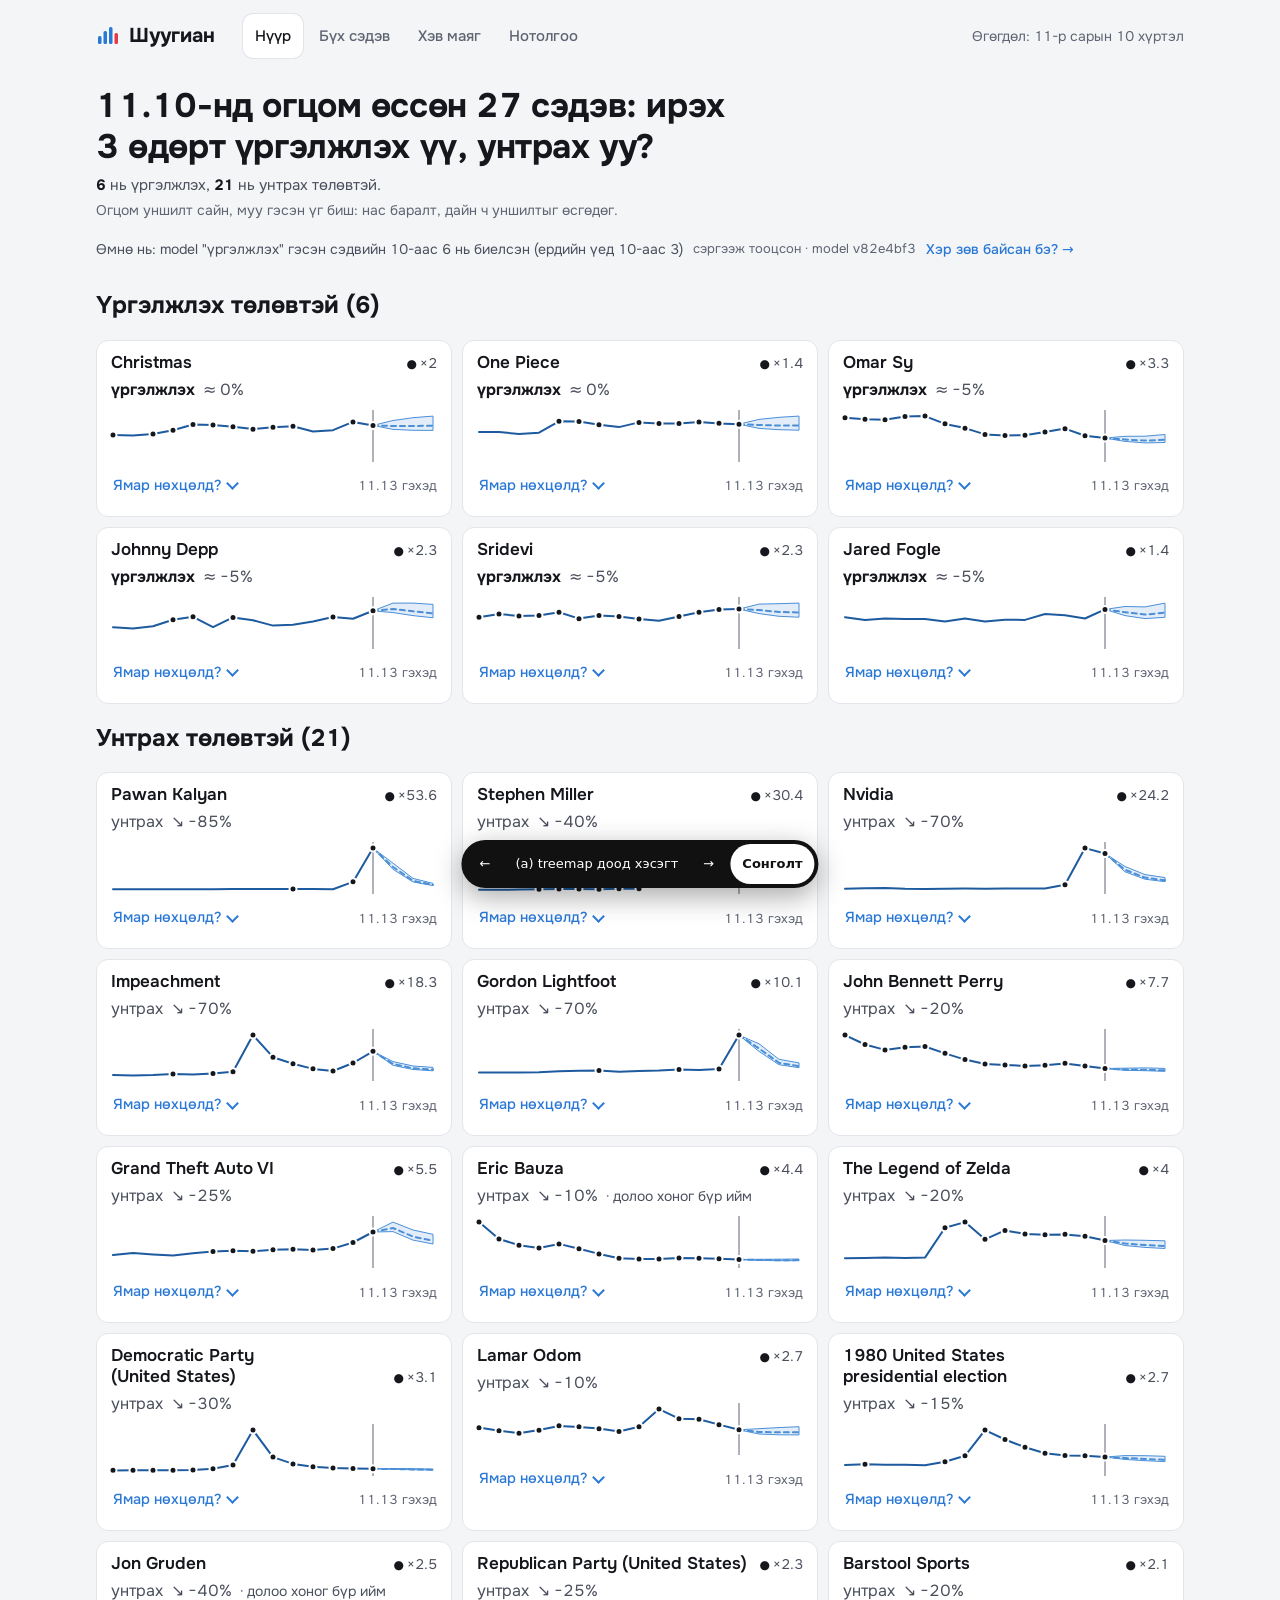
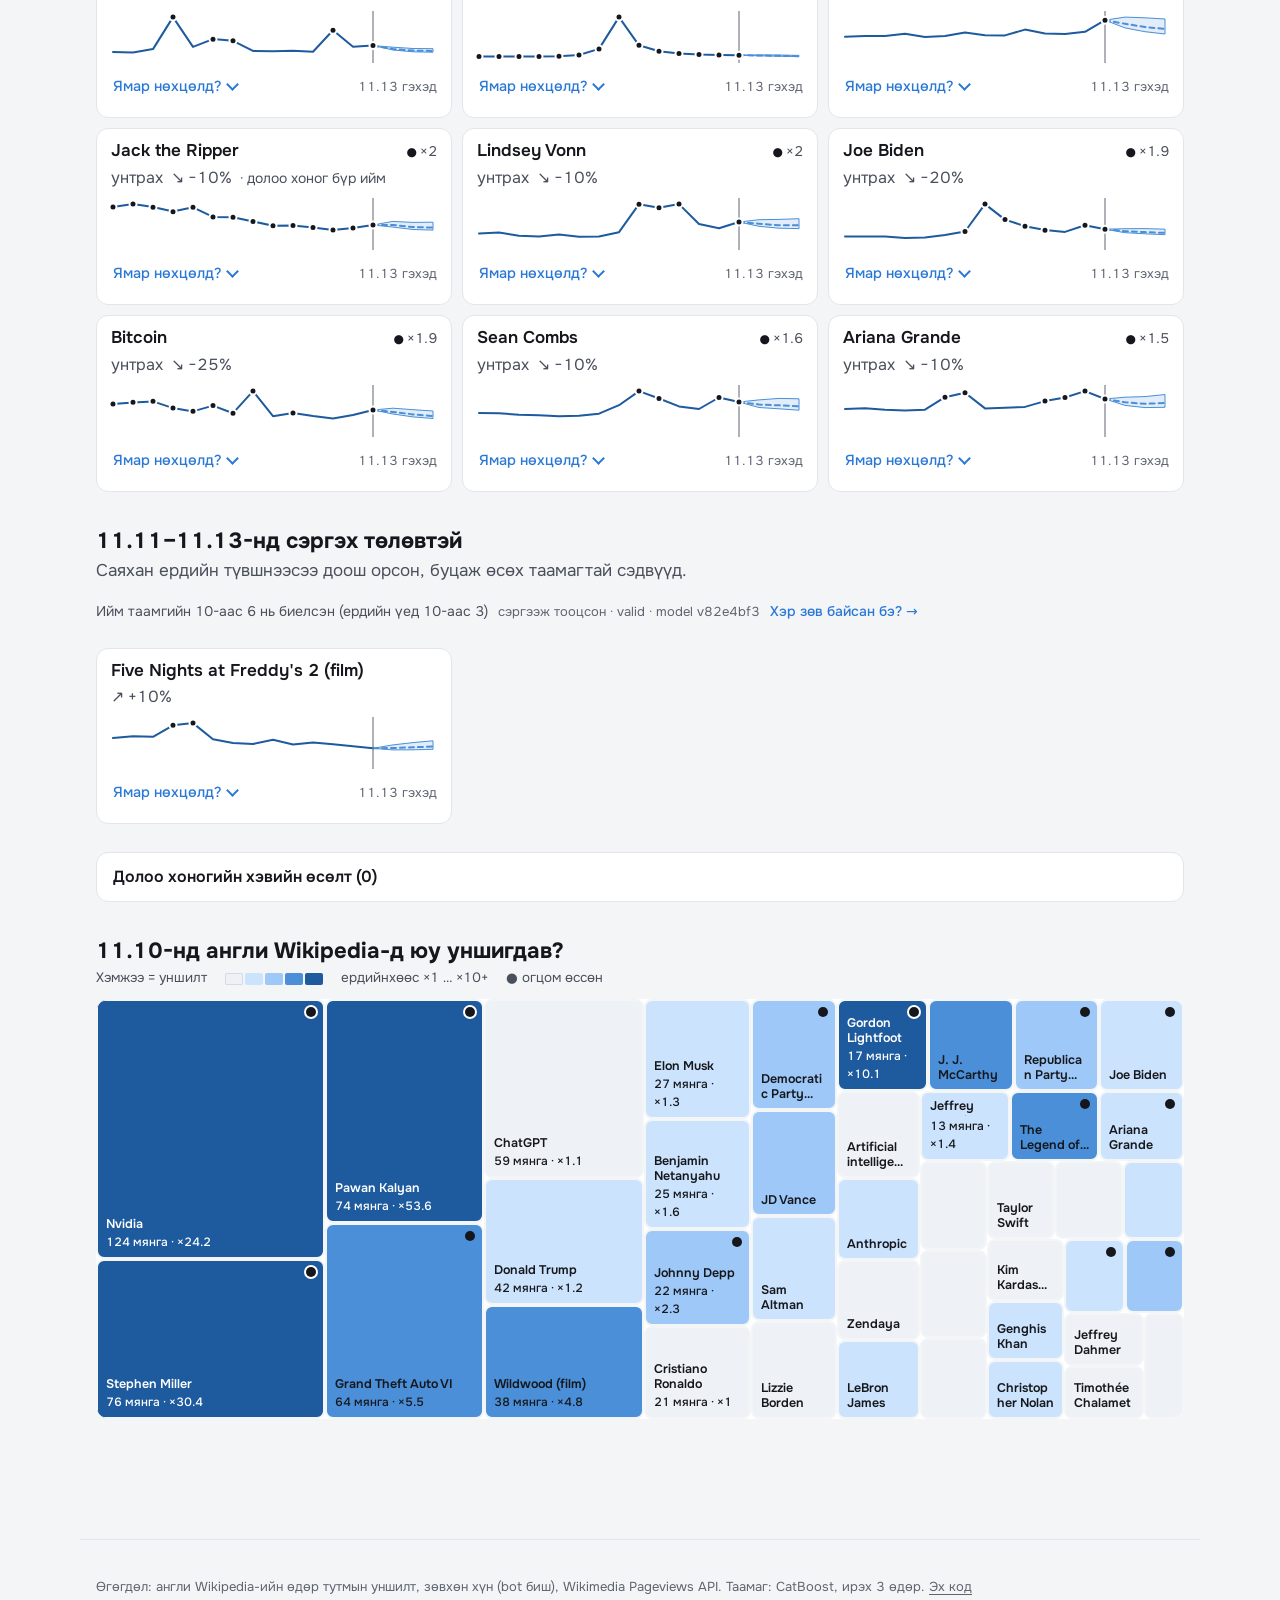
<file: app/static/prototype-w7/index.html>
<!doctype html>
<!--
  PROTOTYPE — throwaway (W7 #52, 1-р шат: бүтэц, theme 1). Production-д холбогдохгүй, main-д орохгүй.
  Асуулт: нүүр / сэдвийн хуудас / "Нотолгоо" хуудас ямар бүтэцтэй байх вэ? 2 бүтэн хувилбар (а)/(г) = нүүрний treemap-ийн байршил,
  бусад нь variant panel-ийн toggle (анхдагч = UI grill-ийн санал). Сонголтыг JSON болгон татаж ADR-ийг шинэчилнэ (docs/PLAN.md).
  Ажиллуулах:  SHUUGIAN_REFRESH=0 uvicorn app.main:app   ->   http://127.0.0.1:8000/static/prototype-w7/
  Өгөгдөл: scripts/prototype_w7_fixtures.py (бодит snapshot, хүнд тохиолдлын өдрүүд).
-->
<html lang="mn">
<head>
  <meta charset="utf-8">
  <meta name="viewport" content="width=device-width, initial-scale=1">
  <title>Шуугиан — англи Wikipedia-д юу огцом уншигдав</title>
  <meta name="description" content="Англи Wikipedia-ийн өдөр тутмын уншилтаас огцом өссөн сэдвийг олж, ирэх 3 өдөрт үргэлжлэх үү, унтрах уу гэдгийг таамагладаг.">
  <meta property="og:title" content="Шуугиан — англи Wikipedia-д юу огцом уншигдав">
  <meta property="og:description" content="Англи Wikipedia-ийн өдөр тутмын уншилтаас огцом өссөн сэдвийг олж, ирэх 3 өдөрт үргэлжлэх үү, унтрах уу гэдгийг таамагладаг.">
  <meta name="robots" content="noindex">
  <meta name="theme-color" content="#f4f5f7">
  <link rel="stylesheet" href="../fonts.css">
  <link rel="stylesheet" href="proto.css">
</head>
<body>
  <a class="skip" href="#main">Үндсэн агуулга руу шилжих</a>
  <header class="top">
    <a class="brand" href="#/" aria-label="Шуугиан — нүүр">
      <svg class="brand-mark" viewBox="0 0 24 24" aria-hidden="true">
        <rect x="2" y="12" width="3.5" height="8" rx="1.5" fill="var(--brand-blue)"/>
        <rect x="7.5" y="7" width="3.5" height="13" rx="1.5" fill="var(--brand-blue)"/>
        <rect x="13" y="3" width="3.5" height="17" rx="1.5" fill="var(--brand-blue)"/>
        <rect x="18.5" y="9" width="3.5" height="11" rx="1.5" fill="var(--brand-red)"/>
      </svg>
      <span>Шуугиан</span>
    </a>
    <nav class="nav" id="nav" aria-label="Хуудсууд"></nav>
    <p class="asof" id="asof"></p>
  </header>
  <p class="stale-note" id="stale-note" role="status" hidden></p>
  <main id="main" tabindex="-1"></main>
  <footer class="foot">
    <p>Өгөгдөл: англи Wikipedia-ийн өдөр тутмын уншилт, зөвхөн хүн (bot биш), Wikimedia Pageviews API.
      Таамаг: CatBoost, ирэх 3 өдөр. <a href="https://github.com/Monho12/trandVIZ">Эх код</a></p>
  </footer>
  <div class="tip" id="tip" role="tooltip" hidden></div>

  <!-- Prototype-ийн хэрэгсэл (дизайны хэсэг биш) -->
  <div class="pt-bar" id="pt-bar" aria-label="Prototype-ийн хувилбар"></div>
  <aside class="pt-panel" id="pt-panel" hidden aria-label="Variant panel"></aside>

  <script src="../words.js"></script>
  <script src="proto.js"></script>
  <script src="panel.js"></script>
</body>
</html>
</file>
<file: app/static/fonts.css>
/* Onest — энгийн, цэвэрхэн, Монгол Ө Ү үсэгтэй. Өөрийн серверээс ачаалагдана. */
@font-face{font-family:"Onest";font-weight:400;font-display:swap;src:url(fonts/onest-cyrillic-400-normal.woff2) format("woff2");unicode-range:U+0301,U+0400-045F,U+0490-0491,U+04B0-04B1,U+2116}
@font-face{font-family:"Onest";font-weight:400;font-display:swap;src:url(fonts/onest-cyrillic-ext-400-normal.woff2) format("woff2");unicode-range:U+0460-052F,U+1C80-1C8A,U+20B4,U+2DE0-2DFF,U+A640-A69F,U+FE2E-FE2F}
@font-face{font-family:"Onest";font-weight:400;font-display:swap;src:url(fonts/onest-latin-400-normal.woff2) format("woff2");unicode-range:U+0000-00FF,U+0131,U+0152-0153,U+02BB-02BC,U+02C6,U+02DA,U+02DC,U+2000-206F,U+20AC,U+2122,U+2191,U+2193,U+2212,U+2215,U+FEFF,U+FFFD}
@font-face{font-family:"Onest";font-weight:500;font-display:swap;src:url(fonts/onest-cyrillic-500-normal.woff2) format("woff2");unicode-range:U+0301,U+0400-045F,U+0490-0491,U+04B0-04B1,U+2116}
@font-face{font-family:"Onest";font-weight:500;font-display:swap;src:url(fonts/onest-cyrillic-ext-500-normal.woff2) format("woff2");unicode-range:U+0460-052F,U+1C80-1C8A,U+20B4,U+2DE0-2DFF,U+A640-A69F,U+FE2E-FE2F}
@font-face{font-family:"Onest";font-weight:500;font-display:swap;src:url(fonts/onest-latin-500-normal.woff2) format("woff2");unicode-range:U+0000-00FF,U+0131,U+0152-0153,U+02BB-02BC,U+02C6,U+02DA,U+02DC,U+2000-206F,U+20AC,U+2122,U+2191,U+2193,U+2212,U+2215,U+FEFF,U+FFFD}
@font-face{font-family:"Onest";font-weight:600;font-display:swap;src:url(fonts/onest-cyrillic-600-normal.woff2) format("woff2");unicode-range:U+0301,U+0400-045F,U+0490-0491,U+04B0-04B1,U+2116}
@font-face{font-family:"Onest";font-weight:600;font-display:swap;src:url(fonts/onest-cyrillic-ext-600-normal.woff2) format("woff2");unicode-range:U+0460-052F,U+1C80-1C8A,U+20B4,U+2DE0-2DFF,U+A640-A69F,U+FE2E-FE2F}
@font-face{font-family:"Onest";font-weight:600;font-display:swap;src:url(fonts/onest-latin-600-normal.woff2) format("woff2");unicode-range:U+0000-00FF,U+0131,U+0152-0153,U+02BB-02BC,U+02C6,U+02DA,U+02DC,U+2000-206F,U+20AC,U+2122,U+2191,U+2193,U+2212,U+2215,U+FEFF,U+FFFD}
@font-face{font-family:"Onest";font-weight:700;font-display:swap;src:url(fonts/onest-cyrillic-700-normal.woff2) format("woff2");unicode-range:U+0301,U+0400-045F,U+0490-0491,U+04B0-04B1,U+2116}
@font-face{font-family:"Onest";font-weight:700;font-display:swap;src:url(fonts/onest-cyrillic-ext-700-normal.woff2) format("woff2");unicode-range:U+0460-052F,U+1C80-1C8A,U+20B4,U+2DE0-2DFF,U+A640-A69F,U+FE2E-FE2F}
@font-face{font-family:"Onest";font-weight:700;font-display:swap;src:url(fonts/onest-latin-700-normal.woff2) format("woff2");unicode-range:U+0000-00FF,U+0131,U+0152-0153,U+02BB-02BC,U+02C6,U+02DA,U+02DC,U+2000-206F,U+20AC,U+2122,U+2191,U+2193,U+2212,U+2215,U+FEFF,U+FFFD}
</file>
<file: app/static/prototype-w7/proto.css>
/* PROTOTYPE — throwaway (W7 #52, 1-р шат). Theme 1: цайвар, одоогийнхтой ойр (ADR 0028).
   Брэнд (лого, accent) ба өгөгдлийн өнгө тусдаа token (ADR 0023). Өгөгдөл нэг hue: бодит = --data, таамаг = --data-fc
   (дэвсгэр рүү ойртсон tint, цагаан дээр 3.38:1), band = --band + --data-fc хүрээ. ● = бэх (--ink), hue биш (ADR 0028). */
:root {
  --bg: #f4f5f7;
  --surface: #ffffff;
  --line: #e3e5ea;
  --ink: #15171c;          /* текст ба ● */
  --text-2: #4a4f5c;       /* 8.2:1 цагаан дээр, 7.5:1 --bg дээр */
  --muted: #5f6472;        /* 5.9:1 цагаан дээр */
  --brand-blue: #2a78d6;   /* брэнд: лого, focus, accent */
  --brand-red: #e63946;    /* брэнд: зөвхөн лого */
  --data: #1d5a9e;         /* бодит уншилт: 6.98:1 цагаан дээр */
  --data-fc: #4a8fd8;      /* таамаг: 3.38:1 цагаан дээр (≥ 3:1, бодитоос цайвар) */
  --band: rgba(74, 143, 216, .16);
  --base-win: rgba(21, 23, 28, .035);
  --fc-region: rgba(74, 143, 216, .07);
  /* treemap: --data-ийн sequential scale, ×N их = тод */
  --tm-0: #eef1f5; --tm-1: #cce3fd; --tm-2: #9dc8f7; --tm-3: #4a8fd8; --tm-4: #1d5a9e;
  --font: "Onest", system-ui, -apple-system, "Segoe UI", sans-serif;
  --wrap: 1120px;
  --r: 12px;
  --ease-out: cubic-bezier(0.23, 1, 0.32, 1);
  color-scheme: light;
}

* { box-sizing: border-box; }
html { -webkit-text-size-adjust: 100%; }
body { margin: 0; background: var(--bg); color: var(--ink); font: 400 16px/1.5 var(--font); font-feature-settings: "tnum" 1; }
::selection { background: rgba(42, 120, 214, .22); }
a { color: inherit; text-underline-offset: 3px; }
button { font: inherit; color: inherit; }
h1, h2, h3 { line-height: 1.2; text-wrap: balance; }
:focus-visible { outline: 2px solid var(--brand-blue); outline-offset: 2px; border-radius: 4px; }
main:focus, main:focus-visible { outline: none; }
.skip { position: absolute; left: -999px; }
.skip:focus { left: 16px; top: 16px; background: var(--surface); padding: 8px 12px; z-index: 30; }
[hidden] { display: none !important; }
.vh { position: absolute !important; width: 1px; height: 1px; overflow: hidden; clip: rect(0 0 0 0); white-space: nowrap; }

/* ── Толгой ба цэс (ADR 0027: flex-wrap, ≥ 44px) ── */
.top { max-width: var(--wrap); margin: 0 auto; padding: 14px 16px 6px; display: flex; align-items: center; gap: 6px 28px; flex-wrap: wrap; }
.brand { display: flex; align-items: center; gap: 9px; text-decoration: none; font-weight: 700; font-size: 20px; min-height: 44px; }
.brand-mark { width: 24px; height: 24px; }
.nav { display: flex; flex-wrap: wrap; gap: 2px 4px; }
.nav a { display: inline-flex; align-items: center; min-height: 44px; padding: 0 12px; white-space: nowrap; text-decoration: none;
  color: var(--muted); border-radius: 10px; font-weight: 500; font-size: 15px; }
.nav a:hover { color: var(--ink); }
.nav a[aria-current="page"] { color: var(--ink); background: var(--surface); box-shadow: 0 0 0 1px var(--line); }
.asof { margin: 0 0 0 auto; color: var(--muted); font-size: 14px; }
body.tabbar .nav { position: fixed; left: 0; right: 0; bottom: 0; z-index: 15; justify-content: space-around; flex-wrap: nowrap; gap: 0;
  background: var(--surface); border-top: 1px solid var(--line); padding: 0 4px env(safe-area-inset-bottom); }
body.tabbar .nav a { flex: 1 1 0; justify-content: center; text-align: center; white-space: normal; line-height: 1.15; font-size: 13px;
  min-height: 56px; padding: 4px 2px; border-radius: 0; }
body.tabbar .nav a[aria-current="page"] { background: none; box-shadow: inset 0 3px 0 var(--brand-blue); }
body.tabbar main { padding-bottom: 140px; }
@media (min-width: 761px) { body.tabbar .nav { position: static; border: 0; background: none; justify-content: flex-start; }
  body.tabbar .nav a { flex: none; font-size: 15px; min-height: 44px; padding: 0 12px; border-radius: 10px; }
  body.tabbar .nav a[aria-current="page"] { background: var(--surface); box-shadow: 0 0 0 1px var(--line); } }

.stale-note { max-width: var(--wrap); margin: 0 auto; padding: 0 16px; }
.stale-note > span { display: block; padding: 10px 14px; color: #4d3a00; font-size: 14px; background: #fff4c2; border-radius: 10px; }

main { max-width: var(--wrap); margin: 0 auto; padding: 4px 16px 120px; }
.foot { max-width: var(--wrap); margin: 0 auto; padding: 24px 16px 120px; color: var(--muted); font-size: 13px; border-top: 1px solid var(--line); }

/* ── Давхарга 1: хэсгийн гарчиг ── */
.page-h { margin: 18px 0 6px; font-size: clamp(24px, 3.4vw, 34px); font-weight: 700; letter-spacing: -.012em; max-width: 30ch; }
.lead { margin: 0 0 6px; color: var(--text-2); font-size: 17px; max-width: 62ch; }
.neutral { margin: 0 0 6px; color: var(--muted); font-size: 14px; max-width: 66ch; }
.track-line { margin: 0 0 14px; font-size: 14px; color: var(--text-2); display: flex; flex-wrap: wrap; align-items: center; gap: 2px 10px; }
.track-line a { color: var(--brand-blue); font-weight: 500; text-decoration: none; display: inline-flex; align-items: center; min-height: 44px; }
.track-line a:hover { text-decoration: underline; }
.prov { color: var(--muted); font-size: 13px; overflow-wrap: anywhere; }
.sum { margin: 0 0 4px; font-size: 15px; color: var(--text-2); }
.sum b { color: var(--ink); }

h2.sec-h { margin: 36px 0 4px; font-size: 22px; font-weight: 700; }
h3.grp-h { margin: 18px 0 8px; font-size: 15px; font-weight: 600; color: var(--text-2); }

/* ── Давхарга 2: карт ── */
.cards { list-style: none; margin: 0; padding: 0; display: grid; grid-template-columns: repeat(auto-fill, minmax(300px, 1fr)); gap: 10px; }
.card { position: relative; background: var(--surface); border: 1px solid var(--line); border-radius: var(--r); padding: 12px 14px 8px;
  transition: box-shadow .18s var(--ease-out), border-color .18s var(--ease-out); scroll-margin: 90px 0 120px; }
.card.lit { border-color: var(--ink); box-shadow: 0 0 0 1px var(--ink); }
.card.flash { animation: flash 1.2s var(--ease-out); }
@keyframes flash { 0% { box-shadow: 0 0 0 4px rgba(21, 23, 28, .25); } 100% { box-shadow: 0 0 0 1px transparent; } }
.c-top { display: flex; align-items: baseline; justify-content: space-between; gap: 10px; }
.c-name { margin: 0; font-size: 17px; font-weight: 600; min-width: 0; overflow-wrap: anywhere; }
.c-name a { text-decoration: none; display: inline-block; padding: 12px 0; margin: -12px 0; }
.c-name a:hover { text-decoration: underline; }
.card.stretch .c-name a::after { content: ""; position: absolute; inset: 0; border-radius: var(--r); z-index: 0; }
.card.stretch { cursor: pointer; }
.card.stretch:hover { border-color: #c5c9d2; }
.dot-mark { flex: none; font-size: 14px; color: var(--text-2); white-space: nowrap; }
.dot-mark i { font-style: normal; color: var(--ink); font-size: 12px; margin-right: 3px; }
.c-verdict { margin: 4px 0 0; font-size: 16px; color: var(--text-2); display: flex; flex-wrap: wrap; gap: 0 8px; align-items: baseline; }
.c-verdict .w { color: var(--text-2); }
.c-verdict b, .c-verdict .w.bold { color: var(--ink); font-weight: 700; }
.num { color: var(--text-2); white-space: nowrap; }
.num.bold { color: var(--ink); font-weight: 700; }
.cyc { color: var(--text-2); font-size: 14px; white-space: nowrap; }
.c-iv { margin: 2px 0 0; font-size: 13px; color: var(--muted); }
.spark { position: relative; height: 54px; margin: 6px 0 2px; touch-action: pan-y; }
.c-foot { display: flex; align-items: center; justify-content: space-between; gap: 8px; position: relative; z-index: 1; }
.more-btn { display: inline-flex; align-items: center; gap: 6px; min-height: 44px; padding: 0 2px; border: 0; background: none; cursor: pointer;
  color: var(--brand-blue); font-weight: 500; font-size: 14.5px; position: relative; z-index: 1; }
.more-btn::after { content: ""; width: 7px; height: 7px; border-right: 2px solid currentColor; border-bottom: 2px solid currentColor;
  transform: translateY(-2px) rotate(45deg); transition: transform .2s var(--ease-out); }
.more-btn[aria-expanded="true"]::after { transform: translateY(1px) rotate(-135deg); }
.more-btn:active { transform: scale(.97); }
.c-dates { font-size: 13px; color: var(--muted); }

/* 3а дэлгэрэнгүй */
.detail { position: relative; z-index: 1; border-top: 1px solid var(--line); margin: 2px 0 4px; padding: 10px 0 4px; font-size: 14.5px; color: var(--text-2); }
.detail[hidden] { display: none; }
.detail .code { margin: 0 0 4px; color: var(--ink); font-weight: 600; }
.detail p { margin: 0 0 8px; }
.disclaim { color: var(--muted); font-size: 13px; }
.ia { display: grid; grid-template-columns: auto 1fr; gap: 4px 10px; align-items: center; margin: 4px 0 10px; }
.ia-sq { display: inline-flex; gap: 3px; }
.ia-sq i { width: 12px; height: 12px; border-radius: 2px; border: 1.5px solid var(--data); }
.ia-sq i.on { background: var(--data); }
.ia-sq.base i { border-color: var(--muted); } .ia-sq.base i.on { background: var(--muted); }
.ia-t { font-size: 13.5px; color: var(--text-2); }
.ia-t b { color: var(--ink); }

/* skeleton (cold start) */
.sk { background: linear-gradient(90deg, #eceef2 0 40%, #f6f7f9 50%, #eceef2 60% 100%) 0 0 / 300% 100%; border-radius: 6px;
  animation: shimmer 1.4s linear infinite; }
@keyframes shimmer { to { background-position: -150% 0; } }
.sk-card { height: 156px; }
.sk-h { height: 34px; width: min(560px, 90%); margin: 18px 0 8px; }
.sk-l { height: 18px; width: min(380px, 70%); margin: 0 0 14px; }
.state-box { margin: 18px 0; padding: 16px 18px; background: var(--surface); border: 1px solid var(--line); border-radius: var(--r); max-width: 60ch; }
.state-box p { margin: 0 0 6px; }
.state-box .code { color: var(--muted); font-size: 12.5px; }
.btn { display: inline-flex; align-items: center; justify-content: center; min-height: 44px; padding: 0 18px; border-radius: 10px; border: 1px solid var(--ink);
  background: var(--ink); color: #fff; font-weight: 600; cursor: pointer; transition: transform .16s var(--ease-out); }
.btn:active { transform: scale(.97); }
.btn.ghost { background: var(--surface); color: var(--ink); border-color: var(--line); }

/* ── Treemap ── */
.tm-sec { margin-top: 36px; }
.tm-key { display: flex; flex-wrap: wrap; align-items: center; gap: 4px 18px; margin: 2px 0 10px; font-size: 13.5px; color: var(--text-2); }
.tm-key .ramp { display: inline-flex; align-items: center; gap: 2px; }
.tm-key .ramp i { width: 18px; height: 12px; border-radius: 2px; }
.tm-key .ramp i:first-child { box-shadow: inset 0 0 0 1px #d5dae3; }
.tmap { position: relative; height: 420px; border-radius: 14px; overflow: hidden; background: var(--surface); touch-action: pan-y; }
.tm-cell { position: absolute; border: 2px solid var(--bg); border-radius: 8px; padding: 6px 8px; text-decoration: none; overflow: hidden;
  display: flex; flex-direction: column; justify-content: flex-end; gap: 1px; color: var(--ink); transition: box-shadow .15s ease; }
.tm-cell.dark { color: #fff; }
.tm-cell.lit { box-shadow: inset 0 0 0 3px var(--ink); z-index: 2; }
.tm-cell.dark.lit { box-shadow: inset 0 0 0 3px var(--ink), inset 0 0 0 5px #fff; }
.tm-cell:focus-visible { outline: 3px solid var(--ink); outline-offset: -3px; }
.tm-t { font-size: 12.5px; font-weight: 600; line-height: 1.2; overflow-wrap: anywhere; overflow: hidden; display: -webkit-box; -webkit-line-clamp: 2; -webkit-box-orient: vertical; }
.tm-v { font-size: 12px; font-weight: 500; }
.tm-dot { position: absolute; top: 6px; right: 7px; width: 10px; height: 10px; border-radius: 50%; background: var(--ink); }
.tm-dot.halo { box-shadow: 0 0 0 2px #fff; }
.tm-dot.inv { background: #fff; }
.tm-sec.low .tmap { height: 168px; }
.tm-sec.low .tm-t { font-size: 11.5px; -webkit-line-clamp: 1; }
.tm-sec.low .tm-v { display: none; }

/* (г): desktop-д картын хажууд sticky */
.g-wrap { display: block; }
@media (min-width: 900px) {
  .g-wrap { display: grid; grid-template-columns: minmax(0, 1fr) 340px; gap: 20px; align-items: start; }
  .g-wrap .tm-sec.low { position: sticky; top: 12px; margin-top: 8px; order: 2; }
  .g-wrap .tm-sec.low .tmap { height: 360px; }
  .g-wrap .tm-sec.low .tm-t { -webkit-line-clamp: 2; }
  .g-wrap .cards { grid-template-columns: repeat(auto-fill, minmax(280px, 1fr)); }
}
.g-wrap .tm-sec.low { margin-top: 4px; margin-bottom: 8px; }
.g-wrap .tm-sec.low h2 { margin: 0 0 2px; font-size: 15px; font-weight: 600; color: var(--text-2); }
.g-wrap .tm-sec.low .tm-key { font-size: 12.5px; margin-bottom: 6px; }

details.cyc-list { margin-top: 28px; background: var(--surface); border: 1px solid var(--line); border-radius: var(--r); }
details.cyc-list summary { cursor: pointer; padding: 0 16px; min-height: 48px; display: flex; align-items: center; font-weight: 600; font-size: 16px; }
details.cyc-list > div { padding: 0 16px 12px; }
.rowlist { list-style: none; margin: 0; padding: 0; }
.rowlist li { display: flex; justify-content: space-between; gap: 12px; padding: 10px 0; border-top: 1px solid var(--line); font-size: 15px; flex-wrap: wrap; }
.rowlist a { text-decoration: none; font-weight: 500; } .rowlist a:hover { text-decoration: underline; }

.cats { display: grid; grid-template-columns: repeat(auto-fill, minmax(250px, 1fr)); gap: 10px; }
.cat { background: var(--surface); border: 1px solid var(--line); border-radius: var(--r); padding: 12px 14px 6px; }
.cat h3 { margin: 0 0 4px; font-size: 15px; }

/* ── Графикийн SVG ── */
svg.ch { display: block; width: 100%; height: 100%; overflow: visible; }
.ch .grid { stroke: var(--line); }
.ch .axis { stroke: #c9cdd6; }
.ch .tick { fill: var(--muted); font: 400 11px var(--font); }
.ch .lbl { fill: var(--text-2); font: 500 11.5px var(--font); paint-order: stroke; stroke: var(--surface); stroke-width: 4px; stroke-linejoin: round; }
.ch .act { fill: none; stroke: var(--data); stroke-width: 2; stroke-linejoin: round; stroke-linecap: round; }
.ch .act-area { fill: rgba(29, 90, 158, .08); }
.ch .fc { fill: none; stroke: var(--data-fc); stroke-width: 2; stroke-dasharray: 5 4; stroke-linecap: round; }
.ch .band { fill: var(--band); stroke: var(--data-fc); stroke-width: 1; }
.ch .band-ol { fill: none; stroke: var(--data-fc); stroke-width: 1.5; }
.ch .rp-fc { fill: none; stroke: var(--ink); stroke-width: 1.75; stroke-dasharray: 5 4; }
.ch .rp-band { fill: none; stroke: var(--ink); stroke-width: 1; stroke-dasharray: 2 3; }
.ch .rp-bar { fill: none; stroke: var(--ink); stroke-width: 1.5; }
.ch .rp-tick { stroke: var(--ink); stroke-width: 2.5; stroke-linecap: round; }
.ch .bar { fill: var(--data); }
.ch .bar-fc { fill: url(#hatch); stroke: var(--data-fc); stroke-width: 1; }
.ch .dot { fill: var(--ink); stroke: var(--surface); stroke-width: 2; }
.ch .norm { stroke: var(--muted); stroke-width: 1; }
.ch .split { stroke: var(--muted); stroke-width: 1; }
.ch .fc-bg { fill: var(--fc-region); }
.ch .basewin { fill: var(--base-win); }
.ch .cyc-tick { stroke: var(--text-2); stroke-width: 2; }
.ch .xh { stroke: var(--ink); stroke-width: 1; opacity: .45; }
.ch .hit { fill: transparent; outline: none; }
.ch .hp { fill: var(--surface); stroke: var(--ink); stroke-width: 2; }

.tip { position: fixed; z-index: 40; pointer-events: none; max-width: 260px; background: var(--surface); border: 1px solid var(--line); border-radius: 10px;
  padding: 8px 11px; font-size: 13px; line-height: 1.45; box-shadow: 0 8px 22px rgba(21, 23, 28, .14); }
.tip b { display: block; font-size: 14px; font-weight: 700; color: var(--ink); }
.tip span { color: var(--text-2); display: block; }

/* ── Сэдвийн хуудас (3б) ── */
.back { display: inline-flex; align-items: center; min-height: 44px; color: var(--muted); text-decoration: none; font-size: 14.5px; }
.back:hover { color: var(--ink); }
.topic-h { margin: 4px 0 2px; font-size: clamp(26px, 3.6vw, 36px); font-weight: 700; letter-spacing: -.012em; overflow-wrap: anywhere; }
.topic-cat { color: var(--muted); font-size: 14.5px; margin: 0 0 8px; }
.t-lines { margin: 0 0 4px; font-size: 17px; color: var(--text-2); display: flex; flex-wrap: wrap; gap: 2px 14px; }
.t-lines .dot-mark { font-size: 15px; }
.panel { background: var(--surface); border: 1px solid var(--line); border-radius: 14px; padding: 16px 16px 12px; margin-top: 12px; }
.ch-head { display: flex; flex-wrap: wrap; align-items: center; justify-content: space-between; gap: 6px 12px; margin-bottom: 4px; }
.ch-title { margin: 0; font-size: 16px; font-weight: 600; }
.seg { display: inline-flex; flex-wrap: wrap; max-width: 100%; border: 1px solid var(--line); border-radius: 10px; padding: 2px; background: var(--bg); }
.seg button { min-height: 44px; min-width: 44px; padding: 0 12px; border: 0; background: none; border-radius: 8px; cursor: pointer; font-size: 14px; color: var(--text-2); font-weight: 500; }
.seg button[aria-pressed="true"] { background: var(--surface); color: var(--ink); box-shadow: 0 1px 2px rgba(21, 23, 28, .12); }
.seg button:disabled { opacity: .5; cursor: not-allowed; }
.main-ch { position: relative; height: 300px; touch-action: pan-y; }
.key { display: flex; flex-wrap: wrap; gap: 4px 16px; margin: 6px 0 0; padding: 0; list-style: none; font-size: 13px; color: var(--text-2); }
.key li { display: flex; align-items: center; gap: 6px; }
.key .k-act { width: 16px; height: 0; border-top: 2px solid var(--data); }
.key .k-fc { width: 16px; height: 0; border-top: 2px dashed var(--data-fc); }
.key .k-band { width: 14px; height: 10px; background: var(--band); border: 1px solid var(--data-fc); border-radius: 2px; }
.key .k-dot { width: 9px; height: 9px; border-radius: 50%; background: var(--ink); }
.key .k-norm { width: 16px; height: 0; border-top: 1px solid var(--muted); }
.key .k-bar { width: 10px; height: 12px; background: var(--data); border-radius: 2px; }
.key .k-barfc { width: 10px; height: 12px; border: 1px solid var(--data-fc);
  background: repeating-linear-gradient(45deg, var(--data-fc) 0 1.5px, transparent 1.5px 4px); border-radius: 2px; }
.key .k-rp { width: 16px; height: 0; border-top: 2px dashed var(--ink); }
.key .k-base { width: 14px; height: 10px; background: rgba(21, 23, 28, .07); border-radius: 2px; }
.replay { margin-top: 14px; padding-top: 12px; border-top: 1px solid var(--line); }
.replay h3 { margin: 0 0 4px; font-size: 15px; }
.rp-ctl { display: flex; flex-wrap: wrap; align-items: center; gap: 8px; margin: 6px 0; }
.rp-ctl select { max-width: 100%; min-width: 0; flex: 1 1 180px; min-height: 44px; font: inherit; font-size: 15px; padding: 0 10px; border: 1px solid var(--line); border-radius: 10px; background: var(--surface); }
.rp-out { font-size: 14.5px; color: var(--text-2); margin: 6px 0; }
.rp-out b { color: var(--ink); }
.rp-note { font-size: 13px; color: var(--muted); }
details.tbl { margin-top: 12px; }
details.tbl summary { cursor: pointer; min-height: 44px; display: inline-flex; align-items: center; color: var(--brand-blue); font-weight: 500; font-size: 14.5px; }
table.data { width: 100%; border-collapse: collapse; font-size: 14px; }
table.data th, table.data td { padding: 7px 8px; text-align: right; border-top: 1px solid var(--line); }
table.data th:first-child, table.data td:first-child { text-align: left; }
table.data th { color: var(--muted); font-weight: 500; font-size: 12.5px; }
.tbl-wrap { overflow-x: auto; }

/* ── Бүх сэдэв ── */
.sortbar { display: flex; flex-wrap: wrap; gap: 8px; align-items: center; margin: 6px 0 14px; }
.sortbar .lbl { font-size: 14px; color: var(--muted); margin-right: 2px; }
.lrows { list-style: none; margin: 0; padding: 0; background: var(--surface); border: 1px solid var(--line); border-radius: var(--r); }
.lrow { display: grid; grid-template-columns: minmax(0, 1fr) 120px; gap: 4px 14px; align-items: center; padding: 10px 14px; border-top: 1px solid var(--line); }
.lrow:first-child { border-top: 0; }
.lrow h3 { margin: 0; font-size: 16px; font-weight: 600; overflow-wrap: anywhere; }
.lrow h3 a { text-decoration: none; display: inline-block; padding: 12.5px 0; margin: -12.5px 0; } .lrow h3 a:hover { text-decoration: underline; }
.lrow .meta { margin: 2px 0 0; font-size: 14px; color: var(--muted); display: flex; flex-wrap: wrap; gap: 2px 12px; align-items: baseline; }
.lrow .spark { height: 40px; margin: 0; }
.more-rows { margin-top: 12px; }

/* ── Нотолгоо ── */
.pf { display: grid; grid-template-columns: repeat(2, minmax(0, 1fr)); gap: 12px; margin-top: 14px; }
.pf-card { background: var(--surface); border: 1px solid var(--line); border-radius: 14px; padding: 16px 18px 12px; }
.pf-card.wide { grid-column: 1 / -1; }
.pf-card h2 { margin: 0 0 6px; font-size: 17px; }
.pf-card p { margin: 0 0 8px; color: var(--text-2); font-size: 14.5px; }
.pf-card .big { font-size: 18px; color: var(--ink); }
.ia.lg .ia-sq i { width: 16px; height: 16px; }

@media (max-width: 760px) {
  .top { gap: 0 16px; padding-top: 8px; }
  .asof { width: 100%; margin: 0 0 2px; font-size: 13px; }
  .nav a { padding: 0 9px; font-size: 14.5px; }
  .cards { grid-template-columns: minmax(0, 1fr); }
  .tmap { height: 360px; }
  .main-ch { height: 240px; }
  .lrow { grid-template-columns: minmax(0, 1fr) 84px; padding: 10px 12px; }
  .pf { grid-template-columns: minmax(0, 1fr); }
  .panel { padding: 12px 12px 10px; }
}

/* Zoom 200% (~195px CSS өргөн) reflow, WCAG 1.4.10 */
@media (max-width: 360px) {
  .ia { grid-template-columns: minmax(0, 1fr); }
  .ia-sq { flex-wrap: wrap; }
  .cyc, .num { white-space: normal; }
  svg.ch { overflow: hidden; }
  .lrow { grid-template-columns: minmax(0, 1fr); }
  .c-top { flex-wrap: wrap; }
}

@media (prefers-reduced-motion: reduce) {
  .sk { animation: none; }
  .card, .more-btn::after, .btn, .tm-cell { transition: none; }
  .card.flash { animation: none; }
}

/* ══════ Prototype-ийн хэрэгсэл: дизайны хэсэг биш (бараан, тод ялгаатай) ══════ */
.pt-bar { position: fixed; left: 50%; bottom: 12px; transform: translateX(-50%); z-index: 50; display: flex; align-items: center; gap: 2px;
  background: #111; color: #fff; border-radius: 999px; padding: 4px; box-shadow: 0 8px 28px rgba(0, 0, 0, .35); font: 500 13px/1.2 system-ui, sans-serif;
  max-width: calc(100vw - 16px); }
body.tabbar .pt-bar { bottom: 70px; }
.pt-bar button { border: 0; background: none; color: #fff; min-width: 40px; min-height: 40px; border-radius: 999px; cursor: pointer; font: inherit; }
.pt-bar button:hover { background: #2a2a2a; }
.pt-bar .pt-lab { padding: 0 8px; white-space: nowrap; overflow: hidden; text-overflow: ellipsis; }
.pt-bar .pt-open { padding: 0 12px; background: #fff; color: #111; font-weight: 600; }
.pt-bar .pt-open:hover { background: #e9e9e9; }
.pt-panel { position: fixed; right: 0; top: 0; bottom: 0; width: min(400px, 100vw); z-index: 60; overflow-y: auto; background: #161616; color: #eee;
  font: 400 13.5px/1.4 system-ui, sans-serif; padding: 14px 16px 90px; box-shadow: -10px 0 30px rgba(0, 0, 0, .35); }
.pt-panel h2 { font-size: 15px; margin: 0 0 4px; }
.pt-panel h3 { font-size: 12px; text-transform: uppercase; letter-spacing: .06em; color: #9a9a9a; margin: 18px 0 6px; }
.pt-panel .pt-x { position: absolute; right: 10px; top: 8px; border: 0; background: #2a2a2a; color: #fff; width: 36px; height: 36px; border-radius: 50%; cursor: pointer; font-size: 18px; }
.pt-panel fieldset { border: 0; margin: 0 0 8px; padding: 0; }
.pt-panel legend { padding: 0; margin: 0 0 4px; color: #ddd; font-weight: 600; }
.pt-panel .pt-opts { display: flex; flex-wrap: wrap; gap: 4px; }
.pt-panel label.pt-o { display: inline-flex; align-items: center; gap: 6px; padding: 6px 9px; border: 1px solid #3a3a3a; border-radius: 8px; cursor: pointer; }
.pt-panel label.pt-o:has(input:checked) { border-color: #fff; background: #2b2b2b; }
.pt-panel label.pt-o.def::after { content: "санал"; font-size: 10.5px; color: #9ad; margin-left: 2px; }
.pt-panel input[type="radio"] { accent-color: #fff; margin: 0; }
.pt-panel .pt-note { color: #aaa; font-size: 12px; margin: 2px 0 0; }
.pt-panel textarea { width: 100%; min-height: 90px; background: #222; color: #eee; border: 1px solid #3a3a3a; border-radius: 8px; padding: 8px; font: inherit; }
.pt-panel .pt-acts { display: flex; flex-wrap: wrap; gap: 6px; margin-top: 8px; }
.pt-panel .pt-acts button { min-height: 38px; padding: 0 12px; border-radius: 8px; border: 1px solid #555; background: #262626; color: #fff; cursor: pointer; font: inherit; }
.pt-panel .pt-acts button.pri { background: #fff; color: #111; border-color: #fff; font-weight: 600; }
.pt-panel table { width: 100%; border-collapse: collapse; font-size: 12.5px; }
.pt-panel td { padding: 3px 0; border-top: 1px solid #2c2c2c; vertical-align: top; }
.pt-panel td:last-child { text-align: right; color: #fff; font-variant-numeric: tabular-nums; padding-left: 8px; }
.pt-panel .warn { color: #ffcf6e; }
.pt-panel select { width: 100%; min-height: 36px; background: #222; color: #eee; border: 1px solid #3a3a3a; border-radius: 8px; padding: 0 8px; font: inherit; }
.pt-panel input[type="number"] { width: 80px; min-height: 32px; background: #222; color: #eee; border: 1px solid #3a3a3a; border-radius: 6px; padding: 0 6px; font: inherit; }
</file>
